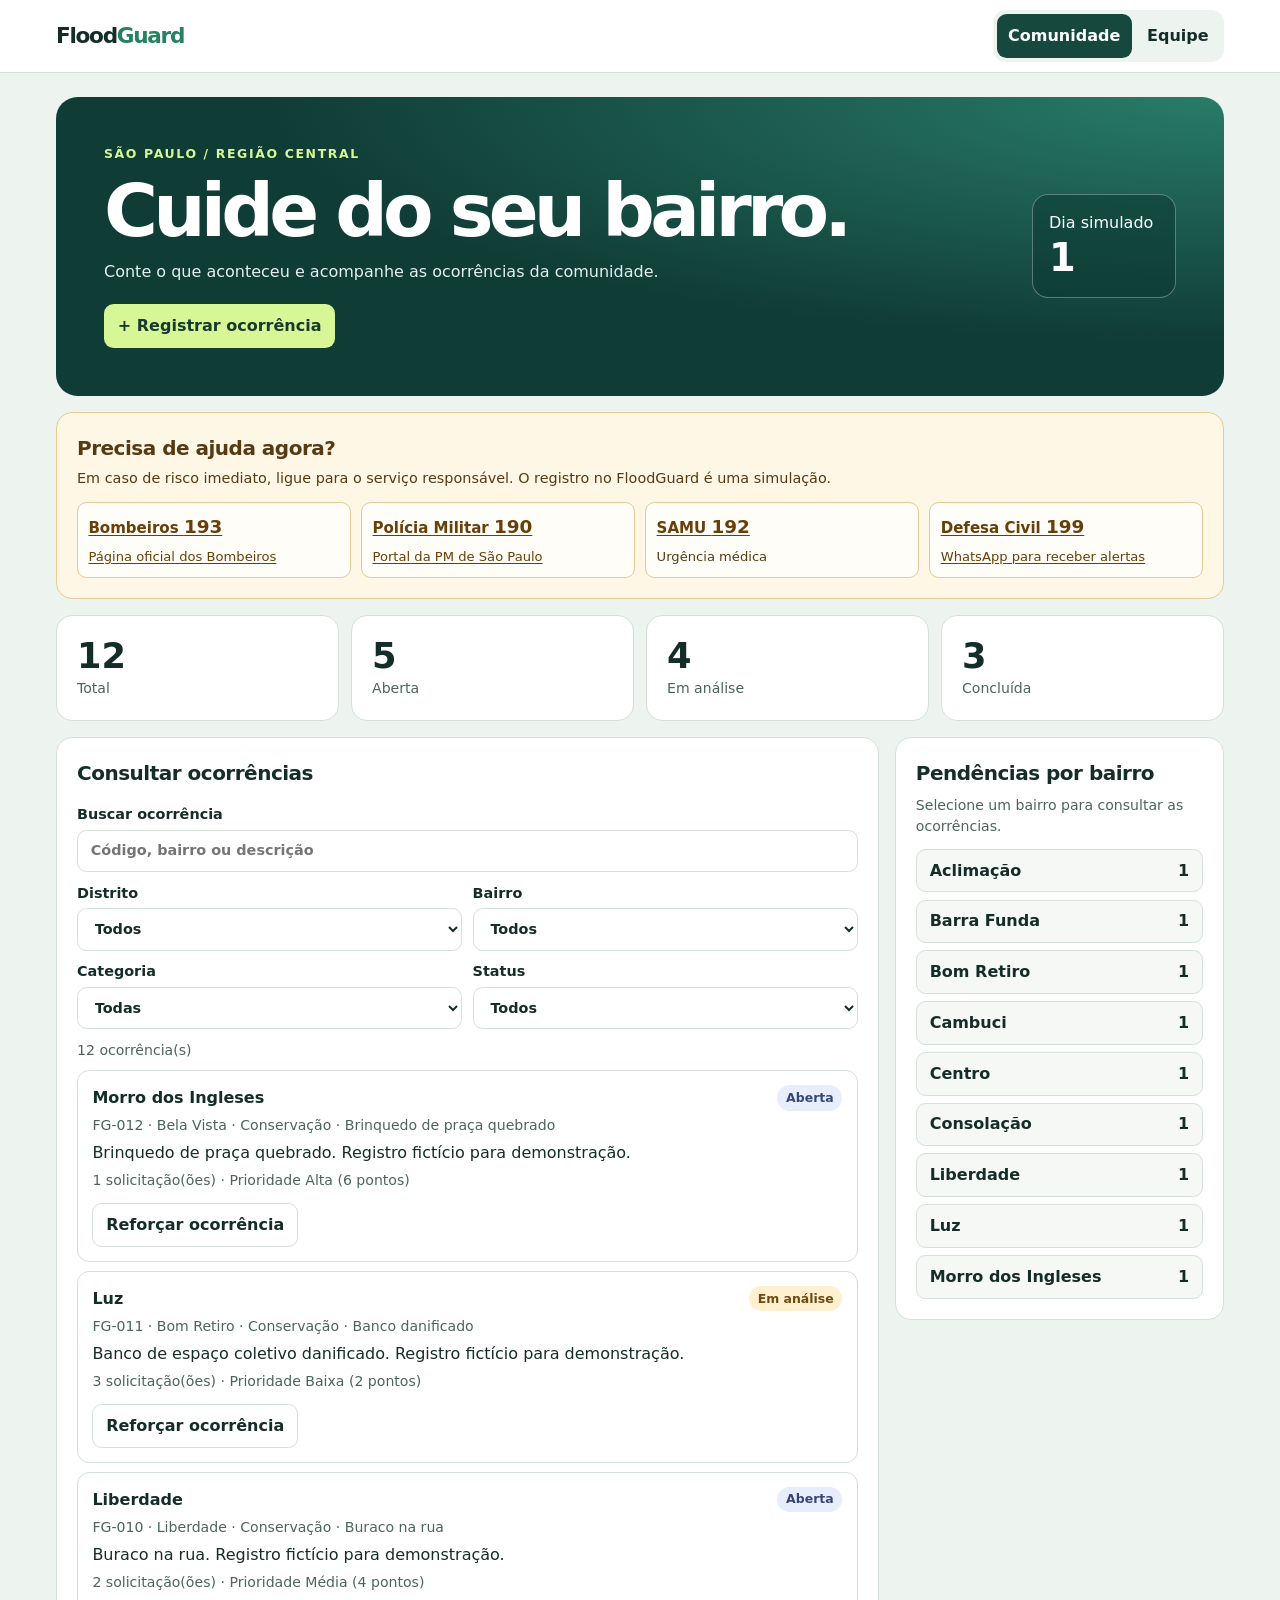
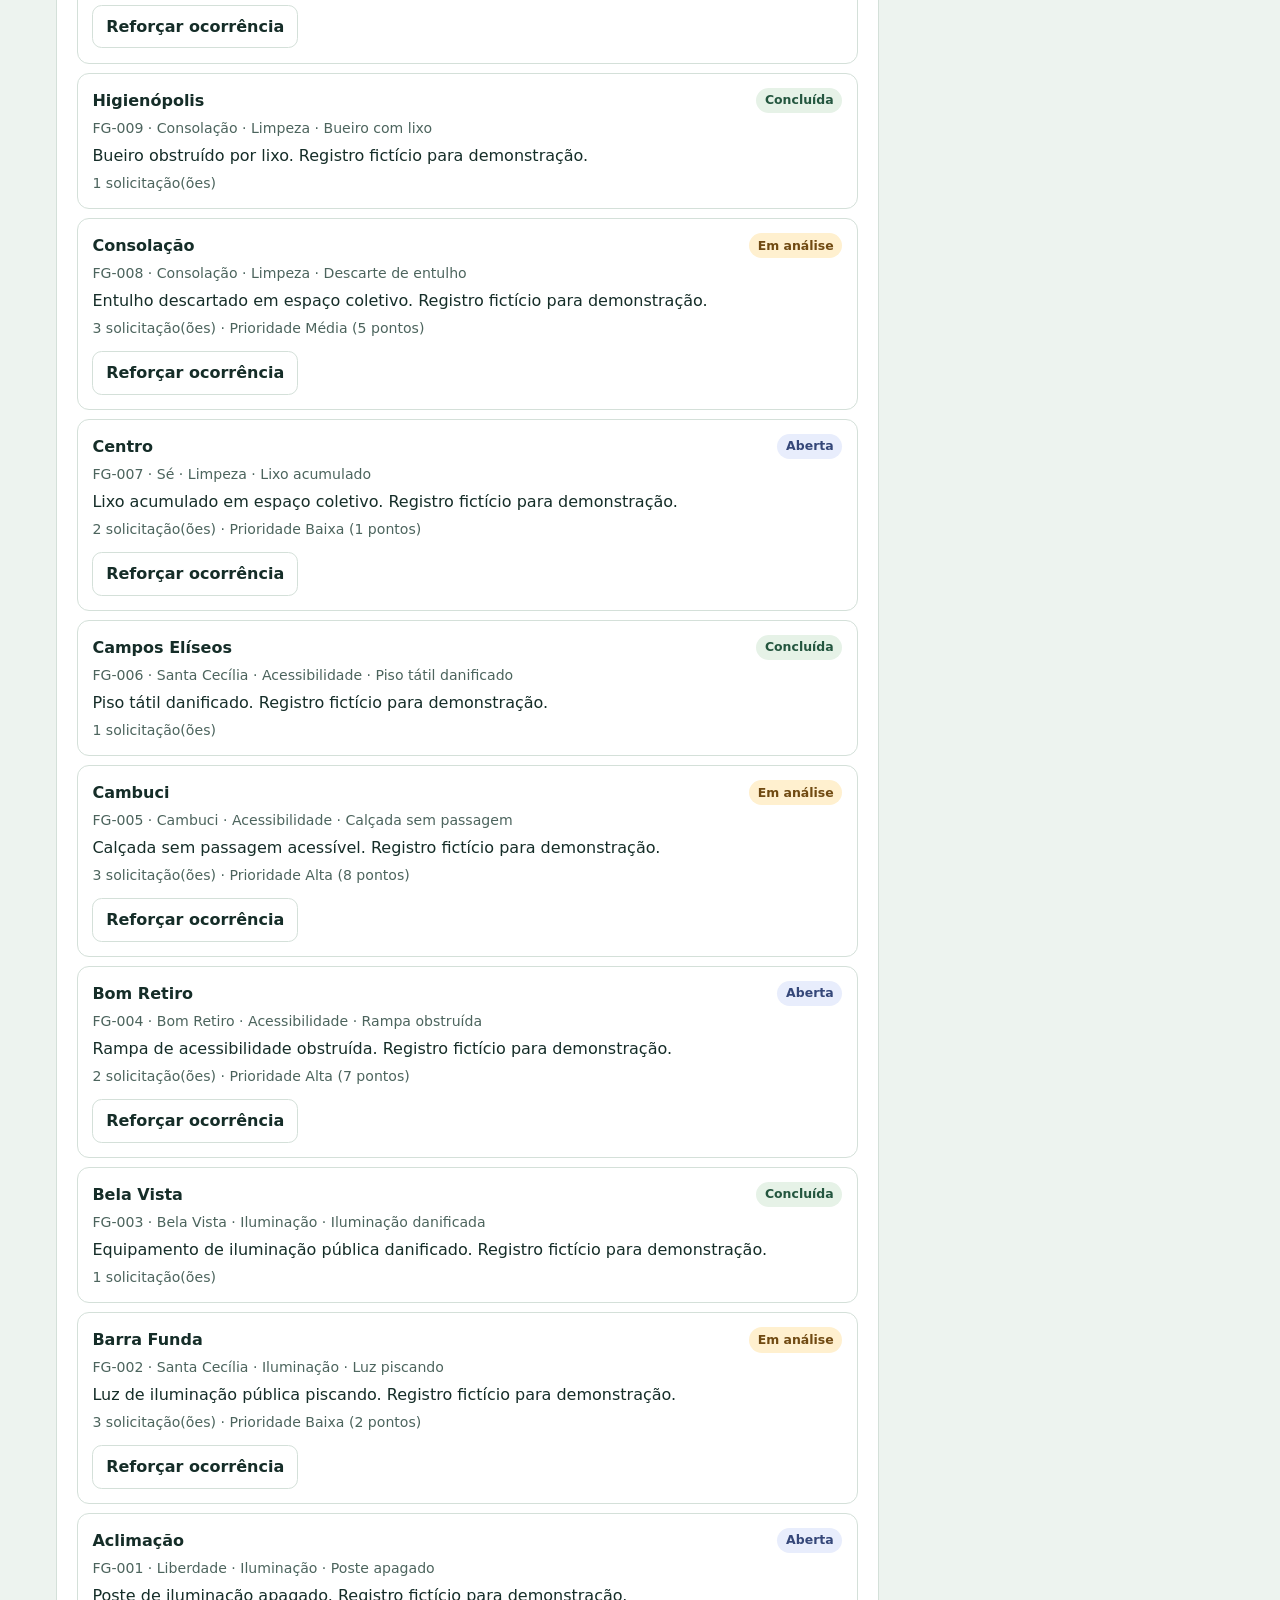
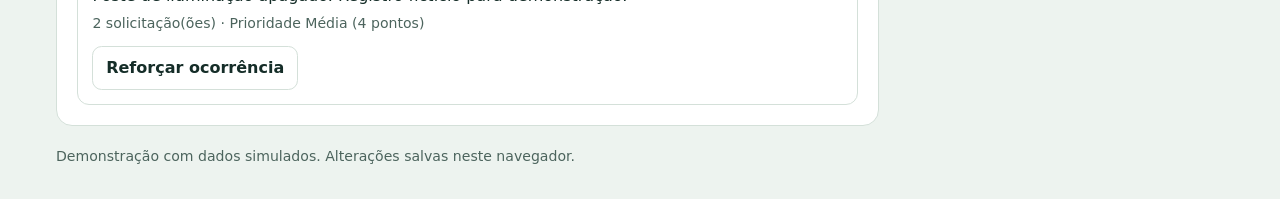
<file: deploy/aws/front-demo/index.html>
<!doctype html>
<html lang="pt-BR">
<head>
<meta charset="utf-8">
<meta name="viewport" content="width=device-width, initial-scale=1">
<meta name="theme-color" content="#103c36">
<title>FloodGuard · Ocorrências do bairro</title>
<link rel="stylesheet" href="estilo.css">
<script defer src="catalogo.js"></script>
<script defer src="app.js"></script>
</head>
<body>
<header class="topo">
  <div class="limite barra">
    <a class="marca" href="./">Flood<span>Guard</span></a>
    <nav aria-label="Áreas do FloodGuard">
      <button id="comunidade" aria-pressed="true">Comunidade</button>
      <button id="equipe" aria-pressed="false">Equipe</button>
    </nav>
  </div>
</header>
<main class="limite">
  <section class="hero">
    <div>
      <p class="localidade">SÃO PAULO / REGIÃO CENTRAL</p>
      <h1 id="chamada">Cuide do seu bairro.</h1>
      <p id="subtitulo">Conte o que aconteceu e acompanhe as ocorrências da comunidade.</p>
      <button id="cadastro" class="principal">+ Registrar ocorrência</button>
    </div>
    <div class="simulacao">
      <span>Dia simulado</span>
      <strong id="dia-atual">1</strong>
      <form id="avancar" hidden>
        <label for="dias">Dias a avançar</label>
        <div class="acoes"><input id="dias" type="number" min="1" max="365" step="1" value="1" required><button type="submit">Avançar</button></div>
      </form>
    </div>
  </section>
  <section class="ajuda" id="ajuda" aria-labelledby="ajuda-titulo">
    <div>
      <h2 id="ajuda-titulo">Precisa de ajuda agora?</h2>
      <p>Em caso de risco imediato, ligue para o serviço responsável. O registro no FloodGuard é uma simulação.</p>
    </div>
    <div class="contatos">
      <div><a class="ligar" href="tel:193">Bombeiros <strong>193</strong></a><a href="https://www.ssp.sp.gov.br/servicos/coordenacao-sistema-estadual-atendimento-emergencias">Página oficial dos Bombeiros</a></div>
      <div><a class="ligar" href="tel:190">Polícia Militar <strong>190</strong></a><a href="https://policiamilitar.sp.gov.br/">Portal da PM de São Paulo</a></div>
      <div><a class="ligar" href="tel:192">SAMU <strong>192</strong></a><span>Urgência médica</span></div>
      <div><a class="ligar" href="tel:199">Defesa Civil <strong>199</strong></a><a href="https://wa.me/556120344611">WhatsApp para receber alertas</a></div>
    </div>
  </section>
  <p id="mensagem" role="status"></p>
  <div id="resumo" class="indicadores" aria-label="Resumo das ocorrências"></div>
  <div class="painel-duplo">
    <section class="painel">
      <h2 id="titulo">Ocorrências</h2>
      <div class="filtros">
        <label class="busca">Buscar ocorrência<input id="busca" type="search" placeholder="Código, bairro ou descrição"></label>
        <label>Distrito<select id="f-distrito"></select></label>
        <label>Bairro<select id="f-bairro"></select></label>
        <label>Categoria<select id="f-categoria"></select></label>
        <label>Status<select id="f-status"></select></label>
      </div>
      <div class="linha-lista"><p id="total" aria-live="polite"></p><button id="limpar" class="texto">Limpar filtros</button></div>
      <ul id="registros" class="registros"></ul>
    </section>
    <aside class="painel ranking">
      <h2>Pendências por bairro</h2>
      <p>Selecione um bairro para consultar as ocorrências.</p>
      <ol id="ranking"></ol>
    </aside>
  </div>
  <footer>Demonstração com dados simulados. Alterações salvas neste navegador.</footer>
</main>
<dialog id="dialogo" aria-labelledby="titulo-dialogo">
  <div class="dialogo-topo">
    <div><p id="progresso"></p><h2 id="titulo-dialogo">Registrar ocorrência</h2></div>
    <button id="fechar" type="button" aria-label="Fechar cadastro">×</button>
  </div>
  <form id="novo">
    <div id="localizacao">
      <h3>Onde aconteceu?</h3>
      <label>Distrito<select id="distrito"></select></label>
      <label>Bairro<select id="local" required></select></label>
    </div>
    <div id="problema" hidden>
      <h3>O que aconteceu?</h3>
      <label>Categoria<select id="categoria" required></select></label>
      <label>Tipo de problema<select id="tipo" required></select></label>
      <label>Como você descreveria a situação?<textarea id="descricao" required maxlength="500" rows="3"></textarea></label>
      <p id="orientacao" class="orientacao" hidden></p>
      <p id="previa"></p>
    </div>
    <div id="revisao" hidden>
      <h3>Confira antes de salvar</h3>
      <dl id="detalhes"></dl>
    </div>
    <p id="mensagem-cadastro" role="status"></p>
    <div class="dialogo-acoes">
      <button id="voltar" type="button">Voltar</button>
      <button id="continuar" type="submit" class="principal">Continuar</button>
    </div>
  </form>
</dialog>
</body>
</html>
</file>
<file: deploy/aws/front-demo/estilo.css>
:root {
  color-scheme: light;
  --fundo: #edf3ef;
  --texto: #152d28;
  --suave: #4c645d;
  --borda: #d4e0d9;
  --verde: #16483d;
  --lima: #d7f796;
}
* { box-sizing: border-box; }
[hidden] { display: none !important; }
body { margin: 0; background: var(--fundo); color: var(--texto); font: 1rem/1.5 Geist, system-ui, sans-serif; }
h1, h2, h3, p { margin: 0; }
button, input, select, textarea { font: inherit; color: inherit; }
button, select { cursor: pointer; }
button, input, select, textarea { min-height: 2.65rem; border: 1px solid var(--borda); border-radius: .6rem; padding: .55rem .8rem; background: white; }
button { font-weight: 650; }
button:hover { border-color: #638e7d; }
:focus-visible { outline: 3px solid #327c63; outline-offset: 3px; }
.limite { max-width: 78rem; margin-inline: auto; padding-inline: clamp(1rem, 4vw, 2.5rem); }
.topo { background: #fff; border-bottom: 1px solid var(--borda); }
.barra { min-height: 4.5rem; display: flex; align-items: center; justify-content: space-between; gap: .75rem; }
.marca { color: var(--texto); text-decoration: none; font-weight: 850; font-size: 1.35rem; letter-spacing: -.06em; }
.marca span { color: #268261; }
nav { display: flex; gap: .25rem; border-radius: .8rem; padding: .25rem; background: var(--fundo); }
nav button { border-color: transparent; background: transparent; padding-inline: .65rem; }
nav button[aria-pressed="true"] { background: var(--verde); color: #fff; }
.hero { margin-top: 1.5rem; display: grid; grid-template-columns: 1fr auto; align-items: center; gap: 1.5rem; padding: clamp(1.3rem, 5vw, 3rem); border-radius: 1.35rem; color: #fff; background: radial-gradient(ellipse at top right, #287c67, transparent 58%), #103c36; }
.localidade { color: var(--lima); font-weight: 700; font-size: .78rem; letter-spacing: .13em; }
h1 { font-size: clamp(2.1rem, 6vw, 4.6rem); letter-spacing: -.065em; line-height: 1.04; margin-block: .55rem .7rem; }
.hero p:not(.localidade) { color: #e2f1ea; }
.principal { color: white; background: var(--verde); border-color: transparent; }
.hero .principal { background: var(--lima); color: #17392f; margin-top: 1.25rem; }
.simulacao { border: 1px solid #ffffff50; background: #0b362e80; border-radius: 1rem; padding: 1rem; min-width: 9rem; }
.simulacao strong { display: block; font-size: 2.4rem; line-height: 1.2; }
.simulacao form { margin-top: .75rem; }
.simulacao input { width: 4.5rem; color: var(--texto); }
.simulacao button { color: var(--texto); }
#mensagem { margin-top: .8rem; color: var(--verde); font-weight: 650; }
#mensagem:empty, #mensagem-cadastro:empty { display: none; }
.indicadores { display: grid; grid-template-columns: repeat(4, minmax(0, 1fr)); gap: .75rem; margin-block: 1rem; }
.indicador, .painel { background: #fff; border: 1px solid var(--borda); border-radius: 1rem; padding: clamp(.8rem, 2vw, 1.25rem); }
.indicador strong { display: block; font-size: clamp(1.5rem, 4vw, 2.2rem); line-height: 1.15; }
.indicador span, .meta, .linha-lista, .ranking p, footer { color: var(--suave); font-size: .88rem; }
.painel-duplo { display: grid; grid-template-columns: minmax(0, 2.5fr) minmax(14rem, 1fr); gap: 1rem; align-items: start; }
h2 { font-size: 1.25rem; letter-spacing: -.025em; }
.filtros { display: grid; grid-template-columns: repeat(2, minmax(0, 1fr)); gap: .65rem; margin-top: 1rem; }
.busca { grid-column: 1 / -1; }
label { display: block; font-size: .9rem; font-weight: 650; }
label :is(input, select, textarea) { display: block; width: 100%; margin-top: .25rem; }
.linha-lista, .cabecalho-card, .acoes, .dialogo-topo, .dialogo-acoes { display: flex; align-items: center; justify-content: space-between; gap: .6rem; }
.linha-lista { margin-top: .7rem; }
.texto { background: transparent; border-color: transparent; color: var(--verde); }
.registros, .ranking ol { list-style: none; padding: 0; margin: 0; }
.ocorrencia { border: 1px solid var(--borda); border-radius: .75rem; padding: .9rem; margin-top: .55rem; overflow-wrap: anywhere; }
.ocorrencia h3 { font-size: 1rem; }
.ocorrencia p { margin-top: .3rem; }
.etiqueta { flex: none; padding: .2rem .55rem; border-radius: 999px; font-size: .78rem; font-weight: 700; background: #e6f2e7; color: #24563f; }
.em-analise { background: #fff0cf; color: #704a12; }
.aberta { background: #e8edfc; color: #354779; }
.ocorrencia .acoes { justify-content: flex-start; flex-wrap: wrap; margin-top: .75rem; }
.acoes select { max-width: 100%; }
.ranking p { margin-block: .4rem .75rem; }
.ranking li + li { margin-top: .45rem; }
.ranking button { width: 100%; display: flex; justify-content: space-between; gap: .5rem; text-align: left; background: #f5f8f5; }
footer { padding-block: 1.25rem 2rem; }
dialog { width: min(34rem, calc(100% - 1.5rem)); max-height: calc(100dvh - 2rem); border: 1px solid var(--borda); border-radius: 1rem; padding: 1.2rem; color: var(--texto); }
dialog::backdrop { background: #0c2520a6; }
.dialogo-topo { align-items: start; border-bottom: 1px solid var(--borda); padding-bottom: .65rem; }
#progresso, #previa { color: var(--suave); font-size: .88rem; }
dialog h3, dialog label, #previa, #mensagem-cadastro { margin-top: .7rem; }
dialog dt { font-weight: 700; }
dialog dd { margin: 0 0 .5rem; overflow-wrap: anywhere; }
.dialogo-acoes { justify-content: flex-end; margin-top: 1rem; }
@media (max-width: 48rem) {
  .painel-duplo { grid-template-columns: minmax(0, 1fr); }
}
@media (max-width: 32rem) {
  .hero { grid-template-columns: minmax(0, 1fr); }
  .simulacao { max-width: 14rem; }
  .indicadores { grid-template-columns: repeat(2, minmax(0, 1fr)); }
}

.ajuda { margin-top: 1rem; padding: clamp(.85rem, 2vw, 1.25rem); background: #fff7e5; border: 1px solid #e7c991; border-radius: 1rem; color: #553a14; }
.ajuda p { margin-top: .3rem; font-size: .9rem; }
.contatos { display: grid; grid-template-columns: repeat(4, minmax(0, 1fr)); gap: .65rem; margin-top: .8rem; }
.contatos > div { min-width: 0; padding: .65rem; border: 1px solid #e7c991; border-radius: .6rem; background: #fffdf8; }
.contatos a, .orientacao a { color: #683e09; text-underline-offset: .15em; }
.contatos :is(a, span) { display: block; font-size: .82rem; overflow-wrap: anywhere; }
.contatos .ligar { font-weight: 650; font-size: .94rem; margin-bottom: .35rem; }
.contatos strong { font-size: 1.15rem; }
.orientacao { margin-top: .75rem; padding: .65rem; background: #fff7e5; border-radius: .5rem; }
.orientacao a { display: block; min-height: 2rem; }
@media (max-width: 48rem) {
  .contatos { grid-template-columns: repeat(2, minmax(0, 1fr)); }
}
</file>
